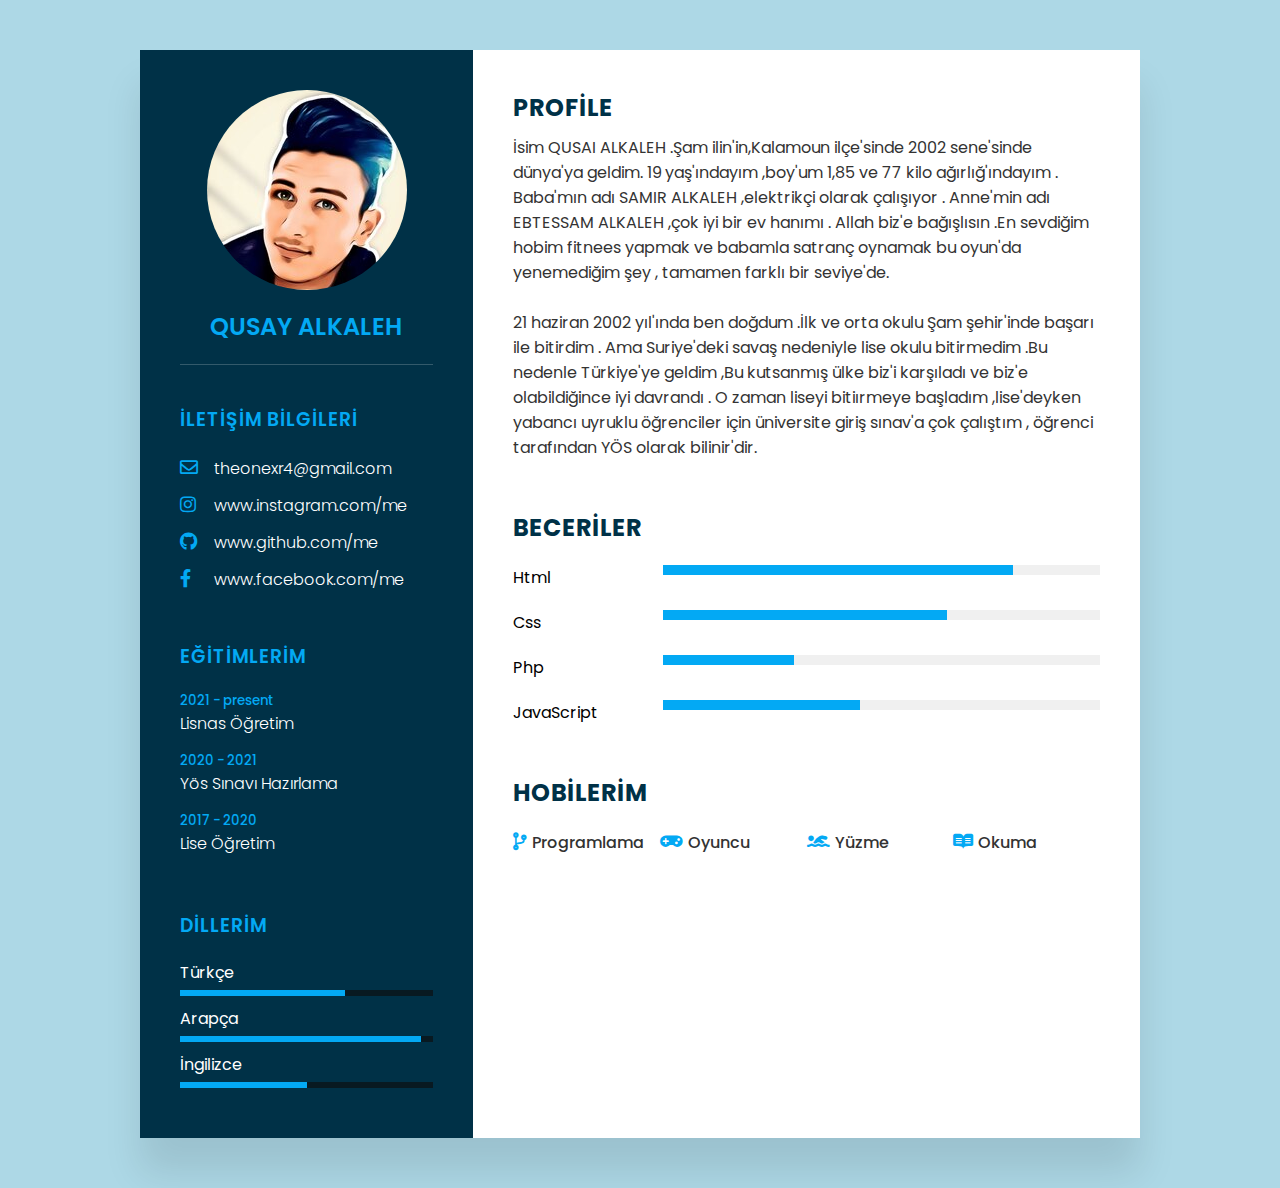
<file: CV_Sayfa/index.html>
<!DOCTYPE html>
<html lang="tr">
<head>
    <meta charset="utf-8">
    <meta http-equiv="X-UA-Compatible" content="IE=edge">
    <meta name="viewport" content="width=device-width, initial-scale=1.0">
    <link rel="stylesheet" href="https://cdnjs.cloudflare.com/ajax/libs/font-awesome/5.15.4/css/all.min.css">
    <link href="https://fonts.googleapis.com/css2?family=Poppins:ital,wght@0,100;0,200;0,300;0,400;0,500;0,600;0,700;0,800;0,900;1,100;1,200;1,300;1,400;1,500;1,600;1,700;1,800;1,900&family=Roboto:ital,wght@0,100;0,300;0,400;0,500;0,700;0,900;1,100;1,300;1,400;1,500;1,700;1,900&family=Work+Sans:wght@200;300;400;500;600;700;800&display=swap" rel="stylesheet">
    <link rel="stylesheet" type="text/css" href="style.css">
    <title>Özgeçmiş Sayfa</title>
</head>
<body>
    <div class="container">
        <div class="left-side">
            <div class="profile-text">
                <div class="img8x">
                    <img src="profile-text.jpeg">
                </div>
                <h2>Qusay Alkaleh</h2>
            </div>
            <div class="contact-info">
                <h3 class="title">İLETİŞİM BİLGİLERİ</h3>
                <ul>
                    <li>
                        <span class="icon"><i class="far fa-envelope"></i></span>
                        <span class="text">theonexr4@gmail.com</span>
                    </li>
                    <li>
                        <span class="icon"><i class="fab fa-instagram"></i></span>
                        <span class="text">www.instagram.com/me</span>
                    </li>
                    <li>
                        <span class="icon"><i class="fab fa-github"></i></span>
                        <span class="text">www.github.com/me</span>
                    </li>
                    <li>
                        <span class="icon"><i class="fab fa-facebook-f"></i></span>
                        <span class="text">www.facebook.com/me</span>
                    </li>
                </ul>
            </div>
            <div class="contact-info education">
                <h3 class="title">EĞİTİMLERİM</h3>
                <ul>
                    <li>
                        <h5>2021 - present</h5>
                        <h4>Lisnas Öğretim</h4>
                    </li>
                    <li>
                        <h5>2020 - 2021</h5>
                        <h4>Yös Sınavı Hazırlama</h4>
                    </li>
                    <li>
                        <h5>2017 - 2020</h5>
                        <h4>Lise Öğretim</h4>
                    </li>
                </ul>
            </div>
            <div class="contact-info language">
                <h3 class="title">DİLLERİM</h3>
                <ul>
                    <li>
                        <sapn class="text">Türkçe</sapn>
                        <span class="percent">
                            <div style="width: 65%;"></div>
                        </span>
                    </li>
                    <li>
                        <sapn class="text">Arapça</sapn>
                        <span class="percent">
                            <div style="width: 95%;"></div>
                        </span>
                    </li>
                    <li>
                        <sapn class="text">İngilizce</sapn>
                        <span class="percent">
                            <div style="width: 50%;"></div>
                        </span>
                    </li>
                </ul>
            </div>        
        </div>
        <div class="right-side">
            <div class="about">
                <h2 class="title2">Profile</h2>
                <p>İsim QUSAI ALKALEH .Şam ilin'in,Kalamoun ilçe'sinde 2002 sene'sinde dünya'ya geldim. 19 yaş'ındayım ,boy'um 1,85 ve 77 kilo ağırlığ'ındayım .
                    Baba'mın adı SAMIR ALKALEH ,elektrikçi olarak çalışıyor .
                    Anne'min adı EBTESSAM ALKALEH ,çok iyi bir ev hanımı .
                    Allah biz'e bağışlısın .En sevdiğim hobim fitnees yapmak ve babamla satranç oynamak bu oyun'da yenemediğim şey ,
                    tamamen farklı bir seviye'de.<br><br>
                    21 haziran 2002 yıl'ında ben doğdum .İlk ve orta okulu Şam şehir'inde başarı ile bitirdim .
                    Ama Suriye'deki savaş nedeniyle lise okulu bitirmedim .Bu nedenle Türkiye'ye geldim ,Bu kutsanmış ülke biz'i karşıladı ve biz'e olabildiğince iyi davrandı .
                    O zaman liseyi bitiırmeye başladım ,lise'deyken yabancı uyruklu öğrenciler için üniversite giriş sınav'a çok çalıştım ,
                    öğrenci tarafından YÖS olarak bilinir'dir. </p>
            </div>
            <div class="about skills">
                <h2 class="title2">Beceriler</h2>
                <div class="box">
                    <html>Html</html>
                    <div class="percent">
                        <div style="width: 80%;"></div>
                    </div>
                </div>
                <div class="box">
                    <html>Css</html>
                    <div class="percent">
                        <div style="width: 65%;"></div>
                    </div>
                </div>
                <div class="box">
                    <html>Php</html>
                    <div class="percent">
                        <div style="width: 30%;"></div>
                    </div>
                </div>
                <div class="box">
                    <html>JavaScript</html>
                    <div class="percent">
                        <div style="width: 45%;"></div>
                    </div>
                </div>
            </div>
            <div class="about interest">
                <h2 class="title2">Hobilerim</h2>
                <ul>
                    <li><i class="fas fa-code-branch"></i>Programlama</li>
                    <li><i class="fas fa-gamepad"></i>Oyuncu</li>
                    <li><i class="fas fa-swimmer"></i>Yüzme</li>
                    <li><i class="fab fa-readme"></i>Okuma</li>
                </ul>
            </div>
        </div>
    </div>
</body>
</html>
</file>
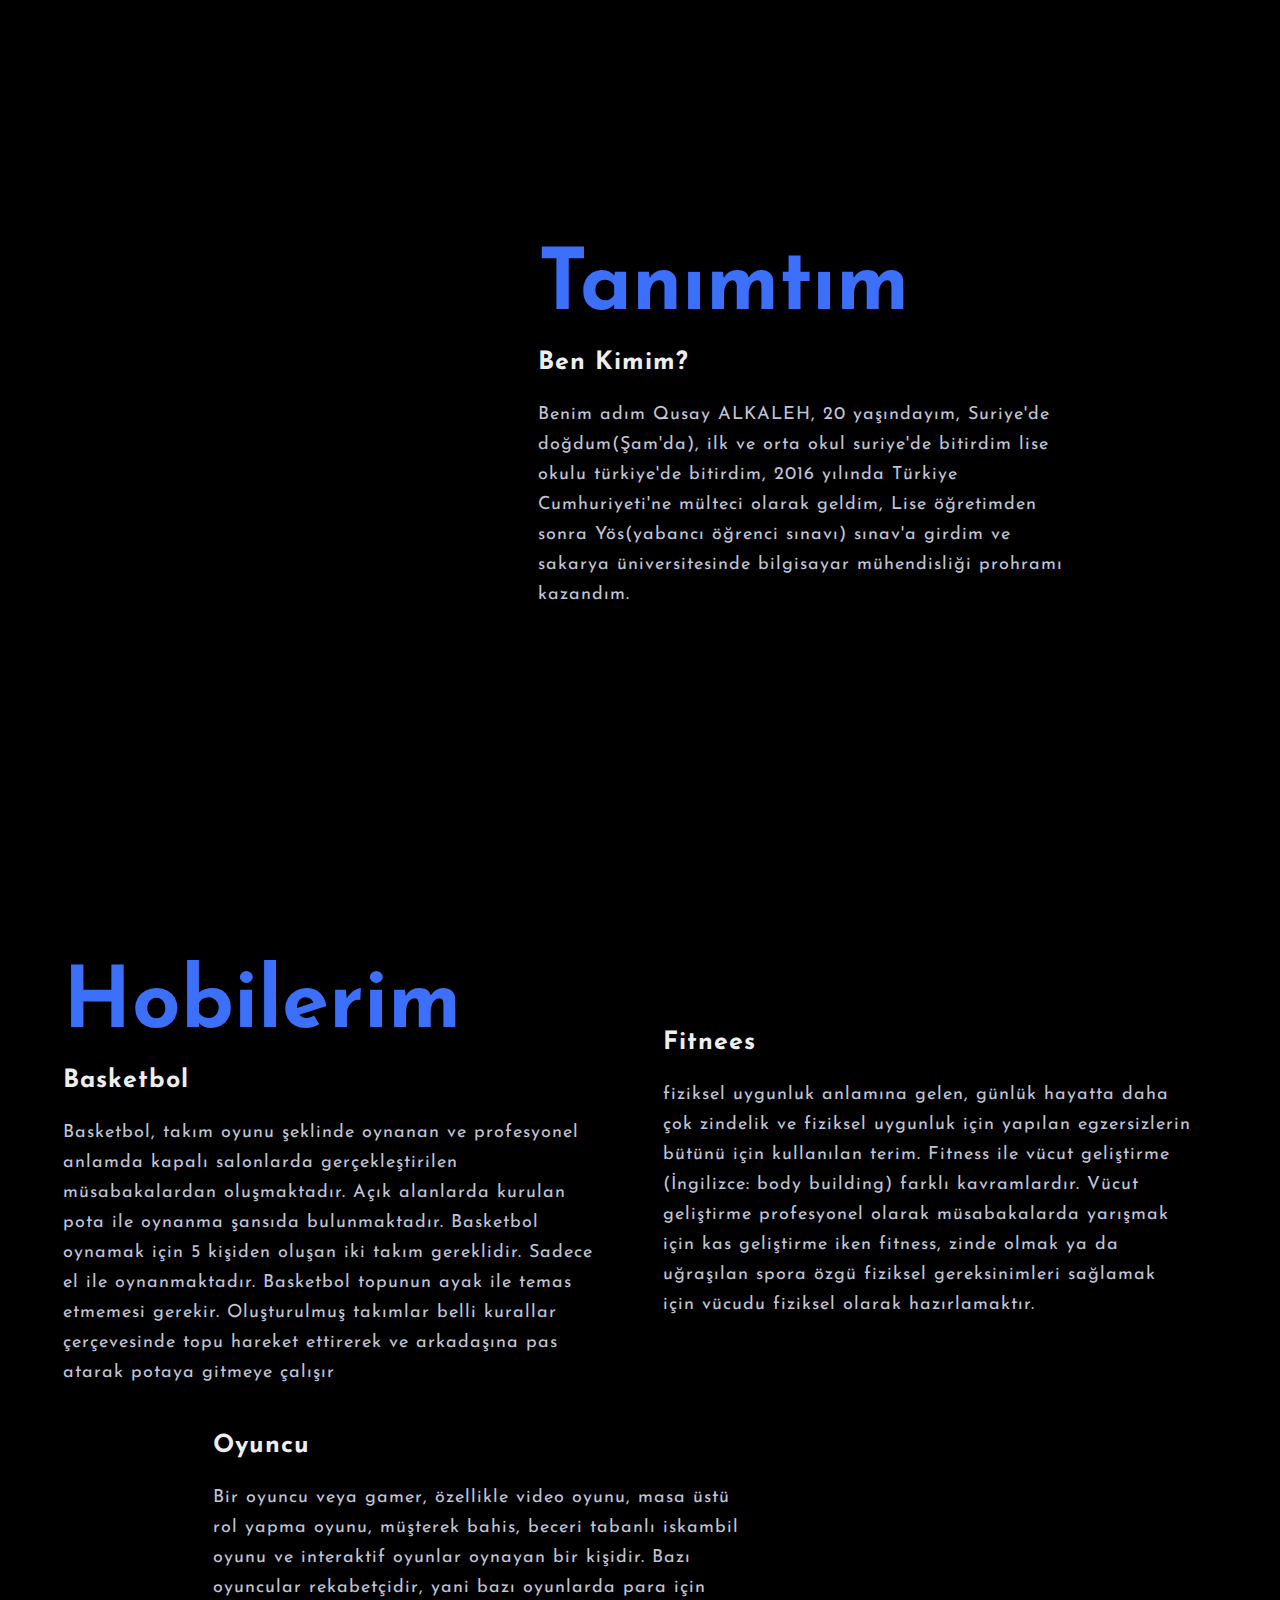
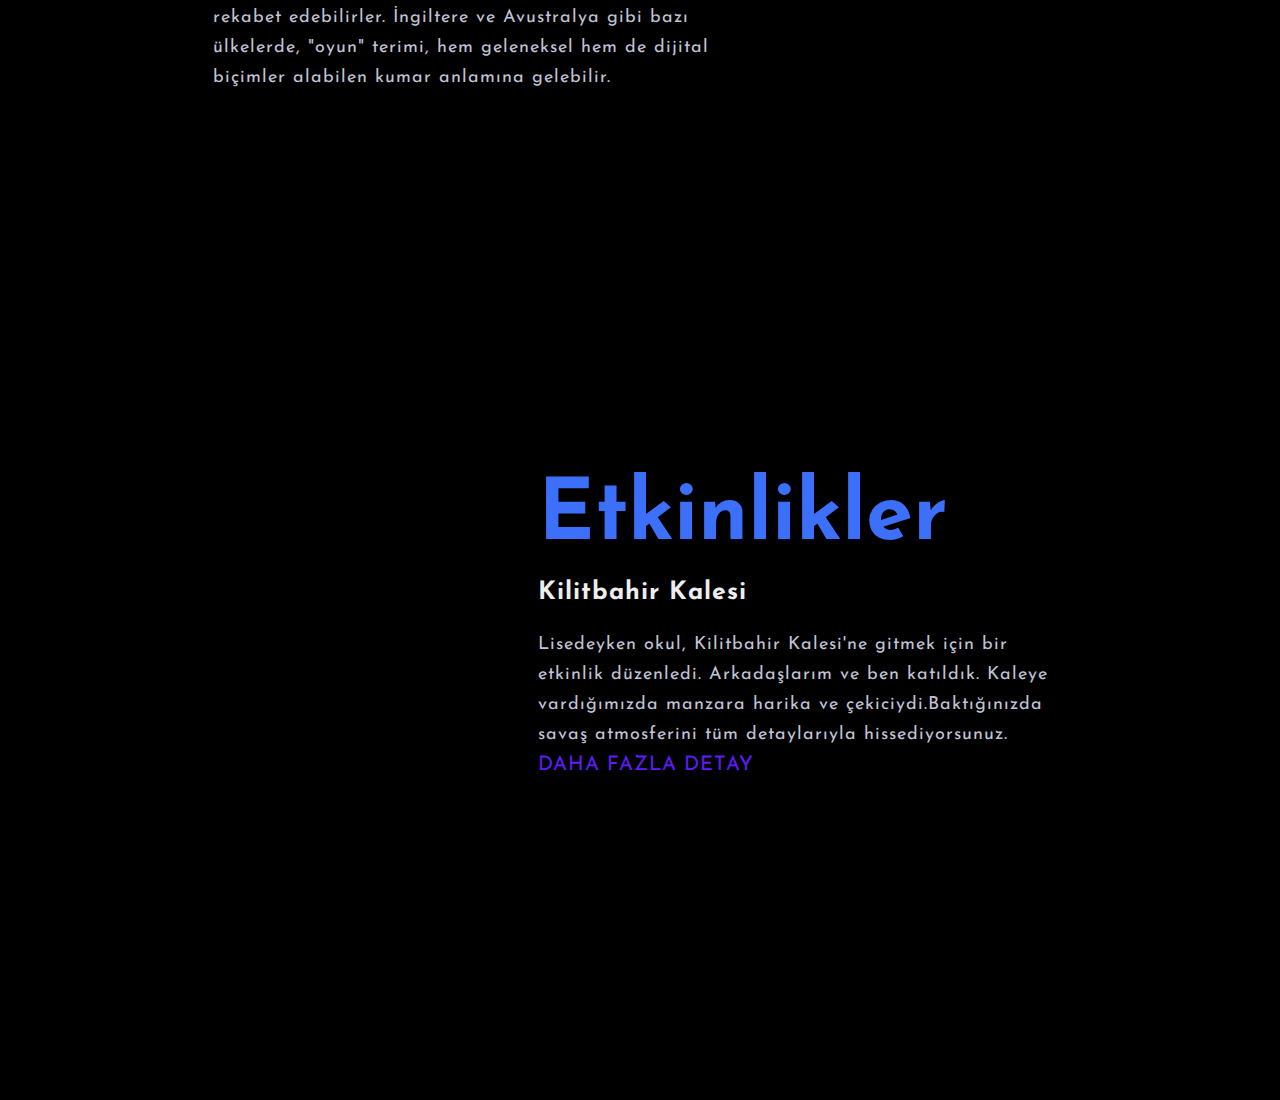
<file: Hakkinda_Sayfa/index.html>
<!DOCTYPE html>
<html lang="tr">
<head>
    <meta charset="UTF-8">
    <meta http-equiv="X-UA-Compatible" content="IE=edge">
    <meta name="viewport" content="width=device-width, initial-scale=1.0">
    <link rel="stylesheet" type="text/css" href="style.css">
    <link rel="preconnect" href="https://fonts.googleapis.com">
    <link rel="stylesheet" href="https://cdnjs.cloudflare.com/ajax/libs/font-awesome/6.1.1/css/all.min.css" integrity="sha512-KfkfwYDsLkIlwQp6LFnl8zNdLGxu9YAA1QvwINks4PhcElQSvqcyVLLD9aMhXd13uQjoXtEKNosOWaZqXgel0g==" crossorigin="anonymous" referrerpolicy="no-referrer" />
    <link rel="preconnect" href="https://fonts.gstatic.com" crossorigin>
    <link href="https://fonts.googleapis.com/css2?family=Josefin+Sans:ital,wght@0,100;0,200;0,300;0,400;0,500;0,600;0,700;1,100;1,200;1,300;1,400;1,500;1,600;1,700&display=swap" rel="stylesheet">
    <title>Hakkında Sayfa</title>
</head>
<body>
    <section>
        <div class="about">
            <div class="content">
                <i class="fa-solid fa-person-circle-question"></i>
                <div class="text">
                    <h1>Tanımtım</h1>
                    <h5>Ben Kimim?</h5>
                    <p>Benim adım Qusay ALKALEH, 20 yaşındayım, Suriye'de doğdum(Şam'da), ilk ve orta okul
                        suriye'de bitirdim lise okulu türkiye'de bitirdim, 2016 yılında Türkiye Cumhuriyeti'ne
                        mülteci olarak geldim, Lise öğretimden sonra Yös(yabancı öğrenci sınavı) sınav'a girdim ve 
                        sakarya üniversitesinde bilgisayar mühendisliği prohramı kazandım.
                    </p>
                </div>
            </div>
        </div>
    </section>
    <section>
        <div class="about">
            <div class="content">
                <div class="text">
                    <h1>Hobilerim</h1>
                    <h5>Basketbol</h5>
                    <p>Basketbol, takım oyunu şeklinde oynanan ve profesyonel anlamda kapalı salonlarda gerçekleştirilen müsabakalardan oluşmaktadır.
                    Açık alanlarda kurulan pota ile oynanma şansıda bulunmaktadır. Basketbol oynamak için 5 kişiden oluşan iki takım gereklidir. Sadece el ile oynanmaktadır. Basketbol topunun ayak ile temas etmemesi gerekir.
                    Oluşturulmuş takımlar belli kurallar çerçevesinde topu hareket ettirerek ve arkadaşına pas atarak potaya gitmeye çalışır</p>
                </div>
                <i class="fa-solid fa-basketball"></i>
                <div class="text">
                    <h5>Fitnees</h5>
                    <p>fiziksel uygunluk anlamına gelen, günlük hayatta daha çok zindelik ve fiziksel uygunluk için yapılan egzersizlerin bütünü için kullanılan terim.
                    Fitness ile vücut geliştirme (İngilizce: body building) farklı kavramlardır. Vücut geliştirme profesyonel olarak müsabakalarda yarışmak için kas geliştirme iken fitness,
                    zinde olmak ya da uğraşılan spora özgü fiziksel gereksinimleri sağlamak için vücudu fiziksel olarak hazırlamaktır.</p>
                </div>
                <i class="fa-solid fa-dumbbell"></i>
                <div class="text">
                    <h5>Oyuncu</h5>
                    <p>Bir oyuncu veya gamer, özellikle video oyunu, masa üstü rol yapma oyunu, müşterek bahis, beceri tabanlı iskambil oyunu ve interaktif oyunlar oynayan bir kişidir. Bazı oyuncular rekabetçidir,
                    yani bazı oyunlarda para için rekabet edebilirler. İngiltere ve Avustralya gibi bazı ülkelerde,
                    "oyun" terimi, hem geleneksel hem de dijital biçimler alabilen kumar anlamına gelebilir.</p>
                </div>
                <i class="fa-solid fa-headset"></i>
            </div>
        </div>
    </section>
    <section>
        <div class="about">
            <div class="content">
                <i class="fa-brands fa-fort-awesome"></i>
                <div class="text">
                    <h1>Etkinlikler</h1>
                    <h5>Kilitbahir Kalesi</h5>
                    <p>Lisedeyken okul, Kilitbahir Kalesi'ne gitmek için bir etkinlik düzenledi.  Arkadaşlarım ve ben katıldık.
                    Kaleye vardığımızda manzara harika ve çekiciydi.Baktığınızda savaş atmosferini tüm detaylarıyla hissediyorsunuz.
                    <a href="https://tr.wikipedia.org/wiki/Kilitbahir_Kalesi" target="_blank">DAHA FAZLA DETAY</a>
                    </p>
                </div>
            </div>
        </div>
    </section>
</body>
</html>
</file>
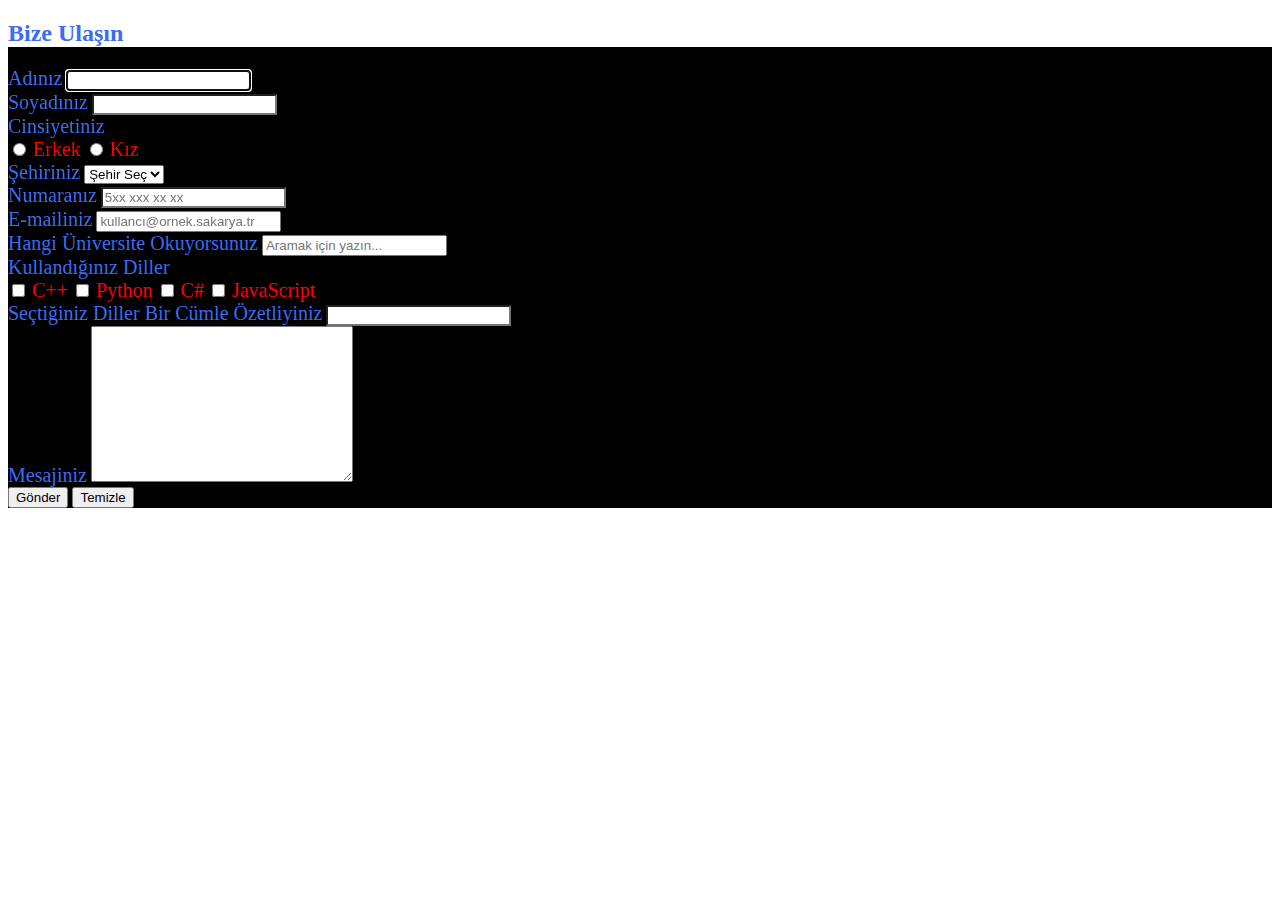
<file: Iletisim_Sayfa/index.html>
<!doctype html>
<html lang="en">
    <head>
    <meta charset="utf-8">
    <meta name="viewport" content="width=device-width, initial-scale=1">
    <link href="https://cdn.jsdelivr.net/npm/bootstrap@5.1.3/dist/css/bootstrap.min.css" rel="stylesheet" integrity="sha384-1BmE4kWBq78iYhFldvKuhfTAU6auU8tT94WrHftjDbrCEXSU1oBoqyl2QvZ6jIW3" crossorigin="anonymous">
    <link rel="stylesheet" href="https://cdnjs.cloudflare.com/ajax/libs/font-awesome/6.1.1/css/all.min.css" integrity="sha512-KfkfwYDsLkIlwQp6LFnl8zNdLGxu9YAA1QvwINks4PhcElQSvqcyVLLD9aMhXd13uQjoXtEKNosOWaZqXgel0g==" crossorigin="anonymous" referrerpolicy="no-referrer" />
    <link rel="stylesheet" href="style.css">
    <title>İletişim Sayfa</title>
    </head>
    <body>
        <form method="post" class="needs-validation" onsubmit="return validate()" action="Print.php" name="myform"> 
            <div style="background-color: #000;" class="countainer-fluid">
                <div class="countainer">
                    <div>
                        <h2 style="color: #3a6cf4; background-color: #fff;" class="text-center mb-5 p-3">Bize Ulaşın</h2>
                    </div>
                    <div class="row">
                        <div class="col-md-7 rounded p-5">
                        <div class="row">
                            <div class="col mb-3">
                                <label class="form-label">Adınız</label>
                                <input type="text" name="print1" id="txt1" class="form-control" autofocus>
                            </div>
                            <div class="col mb-3">
                                <label class="form-label">Soyadınız</label>
                                <input type="text" id="txt2" name="print2" class="form-control">
                            </div>
                        </div>
                        <div class="row">
                            <div class="col mb-3">
                                <label class="form-label">Cinsiyetiniz</label><br>
                                <input class="form-check-input" type="radio" name="cinsiyet" value="erkek" >
                                <label style="color: red;" class="form-check-label" >Erkek</label>
                                <input class="form-check-input" type="radio" name="cinsiyet" value="kiz" >
                                <label style="color: red;" class="form-check-label" >Kız</label>
                            </div>
                        </div>
                        <div class="mb-3">
                            <label class="form-label">Şehiriniz</label>
                            <select class="form-select" id="select" name="selcet" aria-label="Default select example">
                                <option value="0">Şehir Seç</option>
                                <option value="Homs">Homs</option>
                                <option value="Homs">Şam</option>
                                <option value="Homs">Halep</option>
                                <option value="Sakarya">Sakarya</option>
                                <option value="İstanbul">İstanbul</option>
                                <option value="Kocaeli">Kocaeli</option>
                            </select>
                        </div>
                        <div class="row">
                            <div class="col mb-3">
                                <label class="form-label">Numaranız</label>
                                <input type="text" id="numara" class="form-control" name="print3" placeholder="5xx xxx xx xx">
                        </div>
                        <div class="col mb-3">
                            <label class="form-label">E-mailiniz</label>
                            <input type="email" id="e-posta" class="form-control" name="print4" placeholder="kullancı@ornek.sakarya.tr">
                        </div>
                        <div class="mb-3">
                            <label for="exampleDataList" class="form-label">Hangi Üniversite Okuyorsunuz</label>
                            <input class="form-control" list="university" id="datalist" name="print5" placeholder="Aramak için yazın...">
                            <datalist id="university">
                                <option value="">
                                <option value="Sakarya Üniversitesi">Saü
                                <option value="istanbul Teknik Üniversitesi">İtü
                                <option value="Kocaeli Üniversiteisi">Koü
                                <option value="Yıldız Teknik Üniversitesi">Ytü
                                <option value="Koç Üniversitesi">Koü
                            </datalist>
                        </div>
                        </div>
                    </div>
                    <div class="col-md-5 rounded p-5">
                        <div class="row">
                            <div class="col mb-3">
                                <label class="form-label">Kullandığınız Diller</label><br>
                                <input class="form-check-input" type="checkbox" name="flexCheckDefault[]" value="c++" id="c++">
                                <label style="color: red;" class="form-check-label" for="flexCheckDefault1">C++</label>
                                <input class="form-check-input" type="checkbox" name="flexCheckDefault[]" value="python" id="python">
                                <label style="color: red;" class="form-check-label" for="flexCheckDefault2">Python</label>
                                <input class="form-check-input" type="checkbox" name="flexCheckDefault[]" value="c#" id="c#">
                                <label style="color: red;" class="form-check-label" for="flexCheckDefault1">C#</label>
                                <input class="form-check-input" type="checkbox" name="flexCheckDefault[]" value="javascript" id="javascript">
                                <label style="color: red;" class="form-check-label" for="flexCheckDefault1">JavaScript</label>
                            </div>
                        </div>
                        <div class="row">
                            <div class="col mb-3">
                                <label class="form-label">Seçtiğiniz Diller Bir Cümle Özetliyiniz</label>
                                <input type="text" id="txt3" name="print6" class="form-control">
                            </div>
                            </div>
                            <div class="mb-3">
                                <label class="form-label">Mesajiniz</label>
                                <textarea class="form-control" id="txt4" name="print7" rows="10" cols="30"></textarea>
                            </div>
                            <div class="mb-3">
                                <button type="submit" class="btn btn-primary">Gönder</button>
                                <button type="reset" class="btn btn-secondary" data-dismiss="modal">Temizle</button>
                            </div>
                        </div>
                    </div>
                </div>
            </div>
    </form>
    <script src="https://cdn.jsdelivr.net/npm/bootstrap@5.1.3/dist/js/bootstrap.bundle.min.js" integrity="sha384-ka7Sk0Gln4gmtz2MlQnikT1wXgYsOg+OMhuP+IlRH9sENBO0LRn5q+8nbTov4+1p" crossorigin="anonymous"></script>
    <script src="kontrol.js" ></script>    
</body>
</html>
</file>
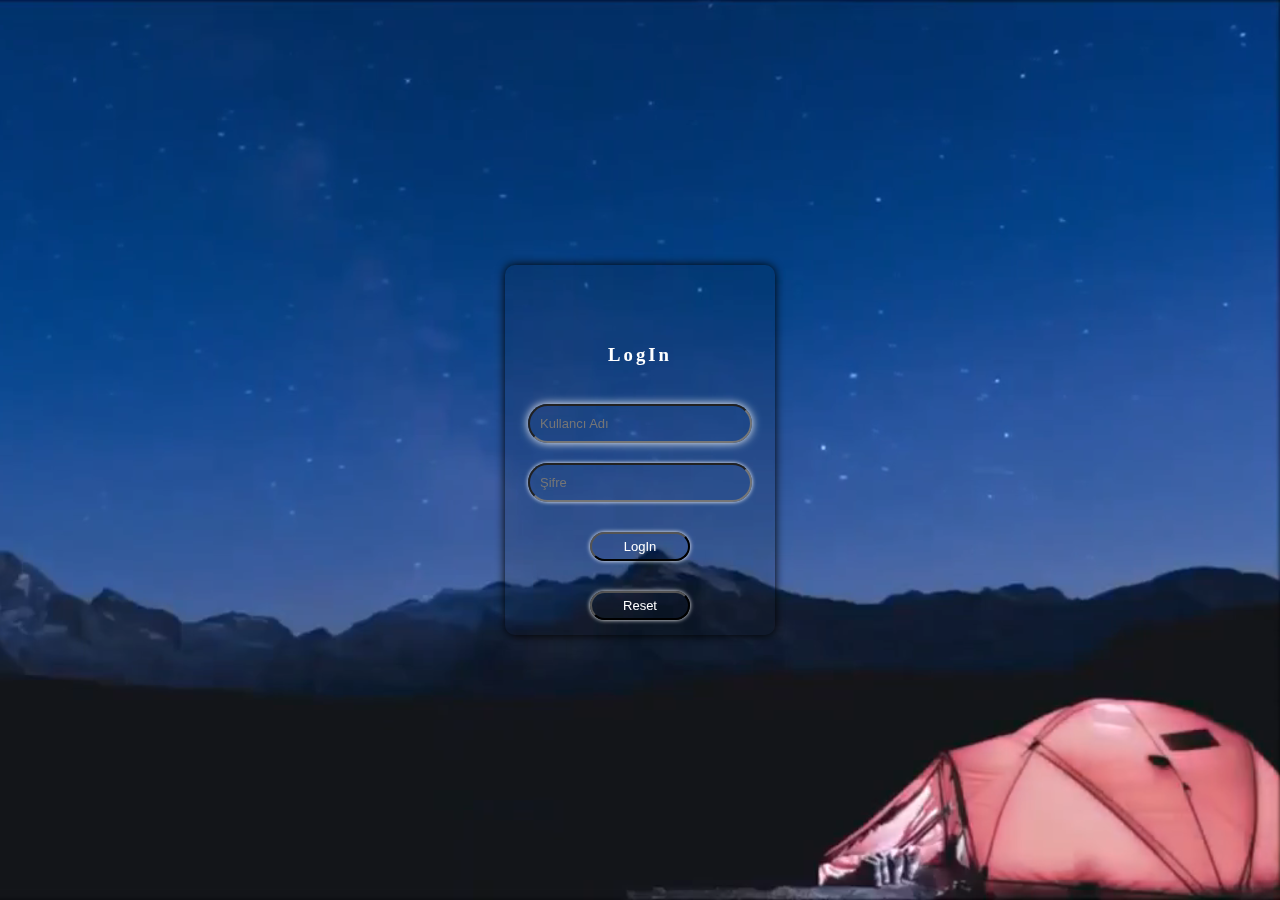
<file: Login_Sayfa/index.html>
<!DOCTYPE html>
<html lang="en">
<head>
    <meta charset="UTF-8">
    <meta http-equiv="X-UA-Compatible" content="IE=edge">
    <meta name="viewport" content="width=device-width, initial-scale=1.0">
    <link rel="stylesheet" href="master.css">
    <title>LogIn Form</title>
</head>
<body>
    <form action="Print.php" method="post">
        <div class="container">
            <div class="login-form">
                <div class="login">
                    <h3>LogIn</h3>
                </div>
                <input type="email" name="username" placeholder="Kullancı Adı" autofocus required>
                <input type="password" name="password" placeholder="Şifre" required>
                <input class="reset" type="submit" value="LogIn">
                <input class="reset" type="reset" value="Reset">
            </div>
        </div>
        <video id="video" autoplay muted loop>
            <source src="Video.mp4" type="video/mp4">
        </video>
    </form>
</body>
</html>
</file>
<file: CV_Sayfa/style.css>
@import url('https://fonts.googleapis.com/css2?family=Poppins:ital,wght@0,100;0,200;0,300;0,400;0,500;0,600;0,700;0,800;0,900;1,100;1,200;1,300;1,400;1,500;1,600;1,700;1,800;1,900&family=Roboto:ital,wght@0,100;0,300;0,400;0,500;0,700;0,900;1,100;1,300;1,400;1,500;1,700;1,900&family=Work+Sans:wght@200;300;400;500;600;700;800&display=swap');
* {
    margin: 0;
    padding: 0;
    box-sizing: border-box;
    font-family: 'Poppins', sans-serif;
}

body {
    background: lightblue;
    display: flex;
    justify-content: center;
    align-items: center;
    min-height: 100vh;
}

.container {
    position: relative;
    width: 100%;
    max-width: 1000px;
    min-height: 1000px;
    margin: 50px;
    background: #fff;
    display: grid;
    grid-template-columns: 1fr 2fr;
    box-shadow: 0 35px 35px rgba(0, 0, 0, 0.1);
}

.profile-text {
    position: relative;
    display: flex;
    flex-direction: column;
    align-items: center;
    padding-bottom: 20px;
    border-bottom: 1px solid rgba(255, 255, 255, 0.2);
}

.profile-text .img8x {
    position: relative;
    width: 200px;
    height: 200px;
    border-radius: 50%;
    overflow: hidden;
}

.profile-text .img8x img {
    position: absolute;
    top: 0;
    left: 0;
    width: 100%;
    height: 100%;
    object-fit: cover;
}

.profile-text h2 {
    color: #03a9f4;
    font-size: 1.5em;
    margin-top: 20px;
    text-transform: uppercase;
    text-align: center;
    font-weight: 600;
    line-height: 1.4em;
}

.title {
    color: #03a9f4;
    font-weight: 600;
    letter-spacing: 1px;
    margin-bottom: 20px;
}

.contact-info {
    padding-top: 40px;
}

.contact-info ul {
    position: relative;
}

.contact-info ul li {
    position: relative;
    list-style: none;
    margin: 10px 0;
    cursor: pointer;
}

.contact-info ul li span {
    color: #fff;
    font-weight: 300;
}

.contact-info.education li {
    margin-bottom: 15px;
}

.contact-info.education h5 {
    color:#03a9f4;
    font-weight: 500;
    cursor: text;
}

.contact-info.education h4 {
    color: #fff;
    font-weight: 300;
    cursor: text;
}

.contact-info.language .text {
    cursor: text;
    color: #fff;
}

.contact-info.language .percent {
    position: relative;
    width: 100%;
    height: 6px;
    background: #081921;
    display: block;
    margin-top: 5px;
    cursor: text;
}

.contact-info.language .percent div {
    position: absolute;
    top: 0;
    left: 0;
    height: 100%;
    background: #03a9f4;
}

.contact-info ul li .icon {
    display: inline-block;
    width: 30px;
    font-size: 18px;
    color: #03a9f4;
}

.container .left-side {
    position: relative;
    background: #003147;
    padding: 40px;
}

.container .right-side {
    position: relative;
    background: #fff;
    padding: 40px;
}

.about {
    margin-bottom: 50px;
}

.title2 {
    color: #003147;
    text-transform: uppercase;
    letter-spacing: 1px;
    margin-bottom: 10px;
}

p {
    color: #333;
}

.box {
    display: flex;
    flex-direction: row;
    margin: 20px 0;
}

.skills .box {
    position: relative;
    width: 100%;
    display: grid;
    grid-template-columns: 150px 1fr;
    justify-content: center;
}

.skills .box h4 {
    text-transform: uppercase;
    color: #848c99;
    font-weight: 500;
}

.skills .box .percent {
    position: relative;
    width: 100%;
    height: 10px;
    background: #f0f0f0;
}

.skills .box .percent div {
    position: absolute;
    top: 0;
    left: 0;
    height: 100%;
    background: #03a9f4;
}

.interest ul {
    display: grid;
    grid-template-columns: repeat(4, 1fr);
}

.interest ul li {
    list-style: none;
    color: #333;
    font-weight: 500;
    margin: 10px 0;
}

.interest ul li .fas, .fab {
    color: #03a9f4;
    font-size: 18px;
    padding-right: 5px;
}

@media (max-width: 1000px){
    .container {
        margin: 10px;
        grid-template-columns: repeat(1, 1fr);
    }
    .interest ul {
        grid-template-columns: repeat(1, 1fr);
    }
}

@media (max-width: 600px){
    .about .box {
        flex-direction: column;
    }
    .interest ul {
        grid-template-columns: repeat(1, 1fr);
    }
    .skills .box {
        grid-template-columns: repeat(1, 1fr);
    }
}
</file>
<file: Hakkinda_Sayfa/style.css>
* {
    padding: 0;
    margin: 0;
    box-sizing: border-box;
    font-family: 'Josefin Sans', sans-serif;
}
.about {
    width: 100%;
    height: 100vh;
    background-color: #000;
    display: flex;
    justify-content: center;
    align-items: center;
}
.content {
    width: 1200px;
    max-width: 95%;
    margin: 0 auto;
    display: flex;
    flex-wrap: wrap;
    align-items: center;
    justify-content: space-around;
}
.content i {
    font-size: 250px;
    color: #3c6ffa;
    margin-bottom: 50px;
}
.text {
    width: 550px;
    max-width: 100%;
    padding: 0 10px;
}
.text h1 {
    color: #3c6ffa;
    font-size: 85px;
    margin-bottom: 20px;
    text-transform: capitalize;
}.text h5 {
    color: #eee;
    font-size: 25px;
    margin-bottom: 25px ;
    text-transform: capitalize;
    letter-spacing: 1px;
}
.text p {
    color: #c0c4d6;
    font-size: 18px;
    line-height: 30px;
    letter-spacing: 1px;
    margin-bottom: 45px;
}
.text a {
    color: #601cfc;
    font-size: 20px;
    text-decoration: none;
    transition: 0.7s ease;
    padding-top: 5px;
}
.text a:hover {
    color: #0a49f6;
    font-size: 25px;
    transform: scale(1.1);
}
@media screen and (max-width: 1180px) {
    .about {
        width: 100%;
        height: auto;
        padding: 70px 0;
    }
}
@media screen and (max-width: 650px) {
    .about .content img {
        margin-bottom: 35px;
    }
    .text h1 {
        font-size: 60px;
        margin-bottom: 25px;
        ;
    }
}
</file>
<file: Iletisim_Sayfa/style.css>
label {
    color: #3a6cf4;
    font-size: 20px;
}
input[type=text] {
    background-color: #fff;
    color: #000;
}
</file>
<file: Login_Sayfa/master.css>
#video {
    position: fixed;
    z-index: -1;
    right: 0;
    bottom: 0;
}
@media (min-aspect-ratio: 16/9) {
    #video {
        width: 100%;
        height: auto;
    }
}
@media (max-aspect-ratio: 16/9) {
    #video {
        width: auto;
        height: 100%;
    }
}
.container {
    position: absolute;
    top: 50%;
    left: 50%;
    transform: translate(-50%, -50%);
}

.login-form {
    height: 310px;
    width: 270px;
    border-radius: 10px;
    display: flex;
    flex-direction: column;
    align-items: center;
    background-color: rgba(0, 0, 0, 0.1);
    box-shadow: 0 0 10px rgba(0, 0, 0, 1);
    color: #fff;
    padding-top: 60px;
}

.login h3 {
    letter-spacing: 3px;
}

input {
    width: 200px;
    margin-top: 20px;
    background: transparent;
    outline: none;
    padding: 10px;
    font-size: 13px;
    border-radius: 30px;
    box-shadow: 0 0 4px #fff;
    transition: box-shadow 0.5s ease; 
}

.reset{
    width: 100px;
    padding: 5px 20px;
    margin-top: 30px;
    background: transparent;
    border-radius: 30px;
    box-shadow: 0 0 4px #fff;
    cursor: pointer;
    color: #fff;
}

input[placeholder]:focus {
    color: #fff;
}

input:focus, .reset:hover {
    box-shadow: 0 0 10px #fff;
}
</file>
